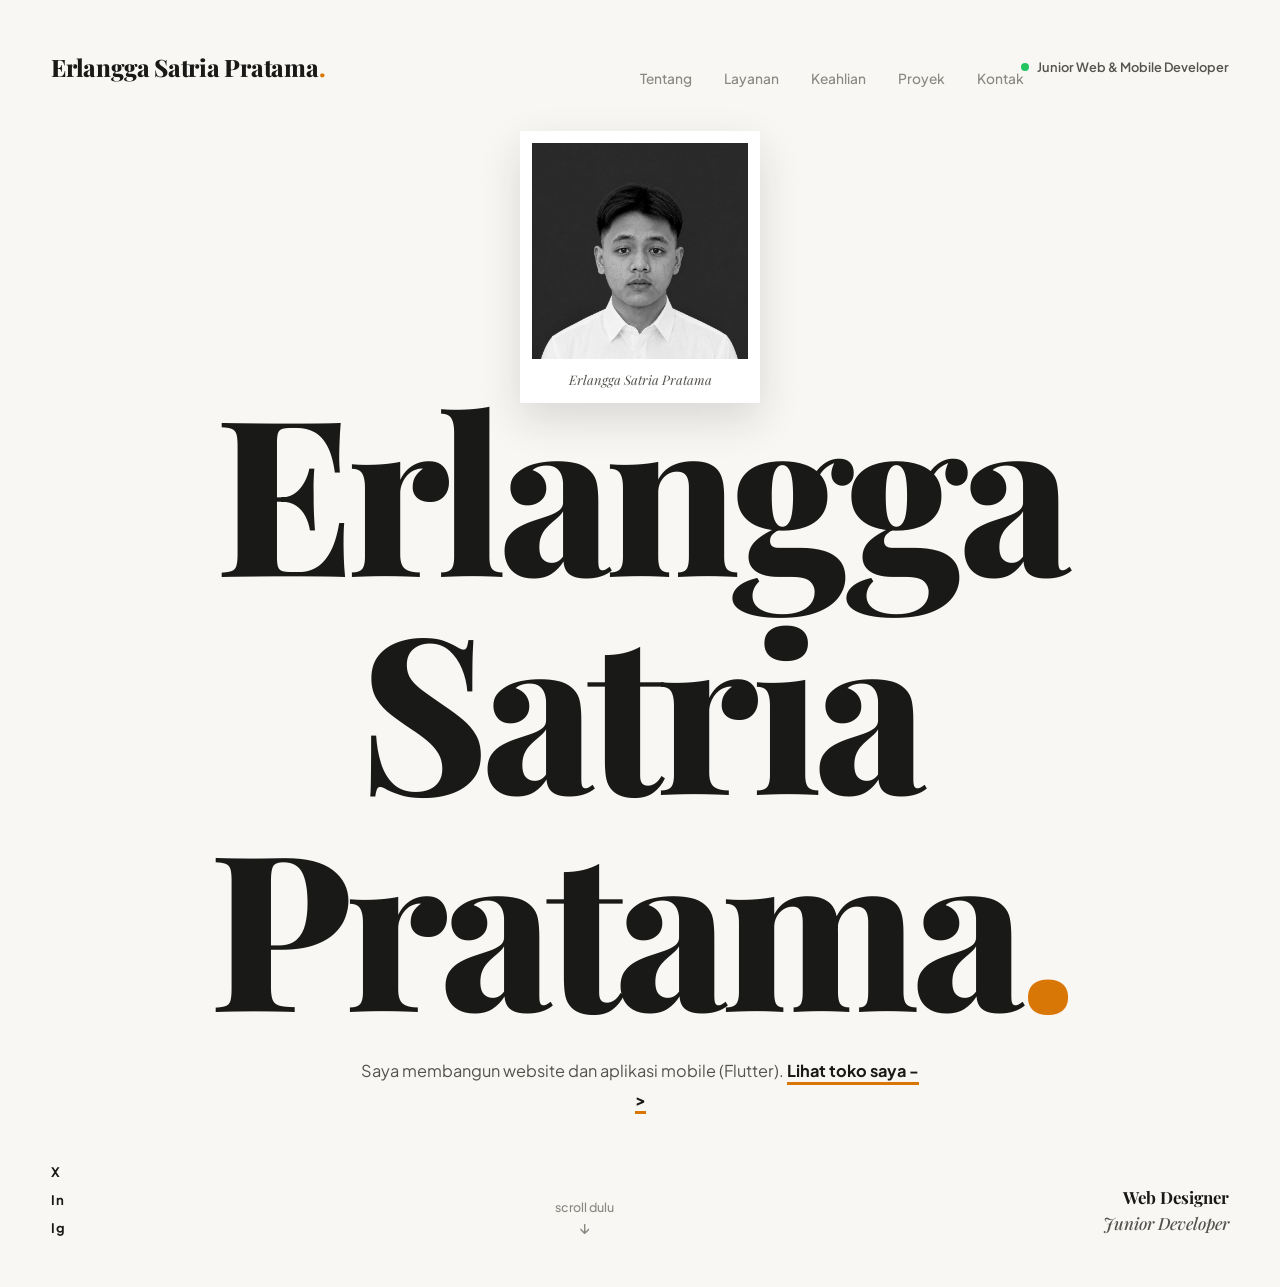
<file: web-portofolio/editorial.html>
<!DOCTYPE html>
<html lang="id">
<head>
    <meta charset="UTF-8">
    <meta name="viewport" content="width=device-width, initial-scale=1.0">
    <title>Erlangga. — Junior Web Developer</title>
    <meta name="description" content="Portofolio pribadi Erlangga — Junior Web Developer. Ngoprek web sejak 2024, dari HTML polos sampai toko online pakai Supabase.">
    <link rel="icon" type="image/svg+xml" href="data:image/svg+xml,<svg xmlns='http://www.w3.org/2000/svg' viewBox='0 0 100 100'><rect width='100' height='100' rx='20' fill='%23F8F7F4'/><text x='50' y='72' font-size='62' text-anchor='middle' font-family='Georgia' font-weight='bold' fill='%23191918'>E<tspan fill='%23D97706'>.</tspan></text></svg>">

    <!-- Tipografi: serif elegan + sans bersih -->
    <link rel="preconnect" href="https://fonts.googleapis.com">
    <link rel="preconnect" href="https://fonts.gstatic.com" crossorigin>
    <link href="https://fonts.googleapis.com/css2?family=Playfair+Display:ital,wght@0,700;0,800;1,500;1,600&family=Plus+Jakarta+Sans:wght@400;500;600;700&display=swap" rel="stylesheet">

    <style>
        /* ══════════════════════════════════════════
           0. TOKEN DESAIN
           ══════════════════════════════════════════ */
        :root {
            --cream:      #F8F7F4;
            --ink:        #191918;
            --ink-soft:   #55534E;
            --ink-faint:  #8A8781;
            --accent:     #D97706;
            --accent-hot: #B45309;
            --green:      #22C55E;
            --card:       #FFFFFF;
            --serif: 'Playfair Display', Georgia, serif;
            --sans:  'Plus Jakarta Sans', system-ui, -apple-system, sans-serif;
            --pad: clamp(20px, 4vw, 56px);
            --ease-out: cubic-bezier(.22, 1, .36, 1);
        }

        /* ══════════════════════════════════════════
           1. BASE
           ══════════════════════════════════════════ */
        *, *::before, *::after { box-sizing: border-box; margin: 0; padding: 0; }

        body {
            font-family: var(--sans);
            background: var(--cream);
            color: var(--ink);
            min-height: 100svh;
            padding: var(--pad);
            -webkit-font-smoothing: antialiased;
        }

        /* Panggung full-screen: header / hero / footer */
        .stage {
            min-height: calc(100svh - (var(--pad) * 2));
            display: flex;
            flex-direction: column;
        }

        a { color: inherit; }

        /* ══════════════════════════════════════════
           2. LOAD ANIMATION — fade-in staggered
           Elemen muncul berurutan: opacity 0→1,
           translateY bawah→atas.
           ══════════════════════════════════════════ */
        @keyframes rise {
            from { opacity: 0; transform: translateY(26px); }
            to   { opacity: 1; transform: translateY(0); }
        }

        .reveal {
            opacity: 0;
            animation: rise .9s var(--ease-out) forwards;
            animation-delay: var(--d, 0s);
        }

        /* ══════════════════════════════════════════
           3. NAVBAR
           ══════════════════════════════════════════ */
        .navbar {
            display: flex;
            align-items: center;
            justify-content: space-between;
            gap: 1rem;
            position: relative;
        }

        .logo {
            font-family: var(--serif);
            font-weight: 800;
            font-size: 1.5rem;
            letter-spacing: -.01em;
            text-decoration: none;
            transition: transform .25s var(--ease-out);
        }
        .logo:hover { transform: translateY(-1px); }
        .logo .dot { color: var(--accent); }

        .nav-menu {
            display: flex;
            gap: clamp(1rem, 2.5vw, 2.25rem);
            list-style: none;
            position: absolute;
            left: 50%;
            transform: translateX(-50%);
        }
        .nav-menu a {
            text-decoration: none;
            font-size: .86rem;
            font-weight: 500;
            color: var(--ink-faint);
            transition: color .25s ease;
            position: relative;
        }
        /* Abu redup → hitam pekat saat hover */
        .nav-menu a:hover { color: var(--ink); }
        .nav-menu a::after {
            content: '';
            position: absolute;
            left: 0; bottom: -4px;
            width: 100%; height: 1.5px;
            background: var(--ink);
            transform: scaleX(0);
            transform-origin: left;
            transition: transform .3s var(--ease-out);
        }
        .nav-menu a:hover::after { transform: scaleX(1); }

        .status {
            display: inline-flex;
            align-items: center;
            gap: .5rem;
            font-size: .8rem;
            font-weight: 600;
            color: var(--ink-soft);
            white-space: nowrap;
        }
        /* Titik hijau berkedip */
        .status-dot {
            width: 8px; height: 8px;
            border-radius: 50%;
            background: var(--green);
            animation: blink 1.8s ease-in-out infinite;
        }
        @keyframes blink {
            0%, 100% { opacity: 1; box-shadow: 0 0 0 0 rgba(34, 197, 94, .45); }
            50%      { opacity: .55; box-shadow: 0 0 0 6px rgba(34, 197, 94, 0); }
        }

        /* ══════════════════════════════════════════
           4. HERO
           ══════════════════════════════════════════ */
        .hero {
            flex: 1;
            display: flex;
            flex-direction: column;
            align-items: center;
            justify-content: center;
            text-align: center;
            padding: 3rem 0;
        }

        /* — Kartu polaroid miring di atas judul — */
        .polaroid {
            background: var(--card);
            padding: 12px 12px 14px;
            width: clamp(180px, 22vw, 240px);
            transform: rotate(-3deg);
            box-shadow: 0 16px 40px rgba(25, 25, 24, .14);
            transition: transform .45s var(--ease-out), box-shadow .45s var(--ease-out);
            margin-bottom: clamp(-1.5rem, -2vw, -1rem);
            position: relative;
            z-index: 1;
        }
        /* Hover: terangkat + rotasi melurus */
        .polaroid:hover {
            transform: rotate(0deg) translateY(-8px) scale(1.03);
            box-shadow: 0 26px 55px rgba(25, 25, 24, .2);
        }
        .polaroid img {
            display: block;
            width: 100%;
            aspect-ratio: 1 / 1;
            object-fit: cover;
            filter: grayscale(100%) contrast(1.05);
        }
        .polaroid figcaption {
            font-family: var(--serif);
            font-style: italic;
            font-size: .82rem;
            color: var(--ink-soft);
            padding-top: .65rem;
            line-height: 1.5;
        }

        /* — Judul raksasa — */
        .hero-title {
            font-family: var(--serif);
            font-weight: 800;
            font-size: clamp(4.5rem, 17vw, 15rem);
            letter-spacing: -.035em;
            line-height: 1;
            position: relative;
            z-index: 0;
        }
        .hero-title .dot { color: var(--accent); }

        /* — Sub-teks — */
        .hero-sub {
            margin-top: 1.5rem;
            max-width: 560px;
            font-size: clamp(.92rem, 1.4vw, 1.02rem);
            line-height: 1.8;
            color: var(--ink-soft);
        }
        .hero-sub a {
            font-weight: 700;
            color: var(--ink);
            text-decoration: none;
            border-bottom: 3px solid var(--accent);
            padding-bottom: 1px;
            transition: color .25s ease, border-color .25s ease, background .25s ease;
        }
        .hero-sub a:hover {
            color: var(--accent-hot);
            border-color: var(--accent-hot);
            background: rgba(217, 119, 6, .08);
        }

        /* ══════════════════════════════════════════
           5. FOOTER
           ══════════════════════════════════════════ */
        .footer {
            display: flex;
            align-items: flex-end;
            justify-content: space-between;
            gap: 1rem;
        }

        .social {
            display: flex;
            flex-direction: column;
            gap: .7rem;
        }
        .social a {
            text-decoration: none;
            font-size: .82rem;
            font-weight: 700;
            letter-spacing: .04em;
            color: var(--ink);
            transition: color .25s ease, transform .25s var(--ease-out);
        }
        .social a:hover { color: var(--accent); transform: translateX(4px); }

        .scroll-hint {
            display: flex;
            flex-direction: column;
            align-items: center;
            gap: .35rem;
            font-size: .78rem;
            font-weight: 500;
            color: var(--ink-faint);
            text-decoration: none;
            transition: color .25s ease;
        }
        .scroll-hint:hover { color: var(--ink); }
        /* Panah looping naik-turun */
        .scroll-hint .arrow {
            font-size: 1rem;
            line-height: 1;
            animation: bob 1.8s ease-in-out infinite;
        }
        @keyframes bob {
            0%, 100% { transform: translateY(-3px); }
            50%      { transform: translateY(4px); }
        }

        .roles {
            font-family: var(--serif);
            font-size: clamp(.92rem, 1.5vw, 1.05rem);
            line-height: 1.55;
            text-align: right;
            font-weight: 700;
        }
        .roles span { display: block; font-weight: 500; font-style: italic; color: var(--ink-soft); }

        /* ══════════════════════════════════════════
           6. RESPONSIF
           ══════════════════════════════════════════ */
        @media (max-width: 720px) {
            .nav-menu { display: none; } /* menu masuk akal disembunyikan di layar kecil satu-layar */
            .status { font-size: .72rem; }
            .hero { padding: 2rem 0; }
            .hero-title { font-size: 21vw; }
            .polaroid { width: 46vw; max-width: 220px; }
            .scroll-hint { display: none; }
            .roles { font-size: .85rem; }
        }

        /* ══════════════════════════════════════════
           7. AKSESIBILITAS GERAK
           ══════════════════════════════════════════ */
        @media (prefers-reduced-motion: reduce) {
            .reveal { opacity: 1; animation: none; }
            .status-dot, .scroll-hint .arrow { animation: none; }
            .polaroid { transform: none; }
            .polaroid:hover { transform: translateY(-4px); }
        }
    </style>
</head>
<body>

    <div class="stage">

        <!-- ══════════ NAVBAR ══════════ -->
        <header class="navbar">
            <a href="#" class="logo reveal" style="--d:.05s">Erlangga Satria Pratama<span class="dot">.</span></a>

            <nav aria-label="Navigasi utama">
                <ul class="nav-menu reveal" style="--d:.15s">
                    <li><a href="#tentang">Tentang</a></li>
                    <li><a href="#layanan">Layanan</a></li>
                    <li><a href="#keahlian">Keahlian</a></li>
                    <li><a href="#proyek">Proyek</a></li>
                    <li><a href="#kontak">Kontak</a></li>
                </ul>
            </nav>

            <span class="status reveal" style="--d:.25s">
                <span class="status-dot" aria-hidden="true"></span>
                Junior Web & Mobile Developer
            </span>
        </header>

        <!-- ══════════ HERO ══════════ -->
        <main class="hero">
            <figure class="polaroid reveal" style="--d:.35s">
                <img
                    src="img/foto.jpg"
                    alt="Foto Erlangga Satria Pratama"
                    loading="eager"
                    style="object-fit: cover; object-position: center 20%;"
                >
                <figcaption>Erlangga Satria Pratama</figcaption>
            </figure>

            <h1 class="hero-title reveal" style="--d:.5s">Erlangga Satria Pratama<span class="dot">.</span></h1>

            <p class="hero-sub reveal" style="--d:.65s">
                Saya membangun website dan aplikasi mobile (Flutter).
                <a href="../web-batik/index.html">Lihat toko saya -&gt;</a>
            </p>
        </main>

        <!-- ══════════ FOOTER ══════════ -->
        <footer class="footer">
            <div class="social reveal" style="--d:.8s">
                <a href="#" aria-label="X (Twitter)">X</a>
                <a href="#" aria-label="LinkedIn">In</a>
                <a href="#" aria-label="Instagram">Ig</a>
            </div>

            <a href="#tentang" class="scroll-hint reveal" style="--d:.9s">
                scroll dulu
                <span class="arrow" aria-hidden="true">&darr;</span>
            </a>

            <p class="roles reveal" style="--d:1s">
                Web Designer
                <span>Junior Developer</span>
            </p>
        </footer>

    </div>

    <script>
        // Parallax halus: polaroid mengikuti sedikit gerakan kursor (desktop saja).
        // Murni pemanis — halaman tetap utuh tanpa JS.
        (function () {
            const card = document.querySelector('.polaroid');
            const fine = window.matchMedia('(pointer: fine)').matches;
            const calm = window.matchMedia('(prefers-reduced-motion: reduce)').matches;
            if (!card || !fine || calm) return;

            let ticking = false;
            document.addEventListener('mousemove', (e) => {
                if (ticking) return;
                ticking = true;
                requestAnimationFrame(() => {
                    const x = (e.clientX / window.innerWidth - 0.5) * 10;  // ±5px
                    const y = (e.clientY / window.innerHeight - 0.5) * 10;
                    card.style.translate = `${x}px ${y}px`;
                    ticking = false;
                });
            });
        })();
    </script>

</body>
</html>
</file>
